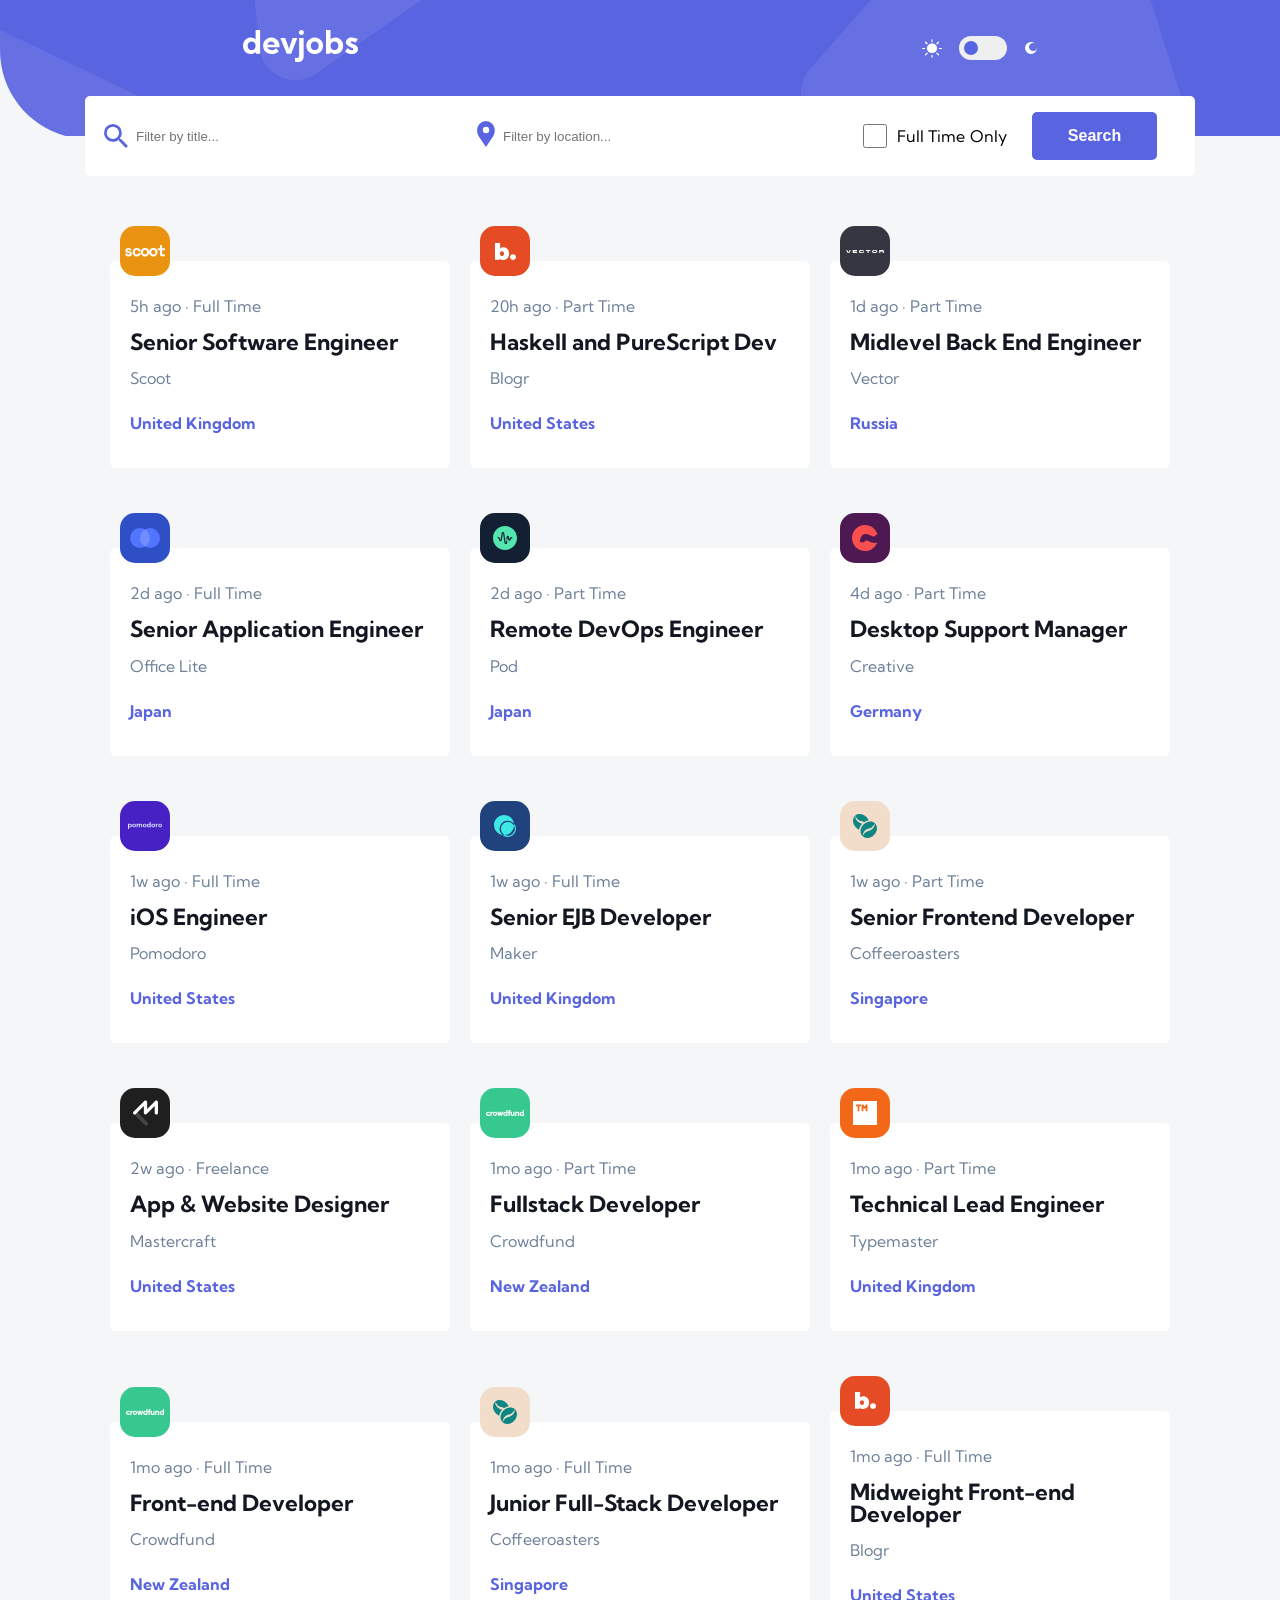
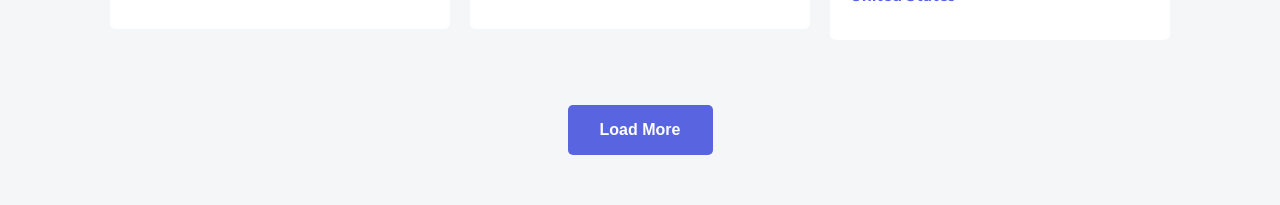
<file: index.html>
<!doctype html>
<html lang="en">
  <head>
    <meta charset="UTF-8" />
    <meta name="viewport" content="width=device-width, initial-scale=1.0" />
    <link rel="stylesheet" href="styles.css" />
    <link rel="stylesheet" href="index.css" />
    <link rel="preconnect" href="https://fonts.googleapis.com" />
    <link rel="preconnect" href="https://fonts.gstatic.com" crossorigin />
    <link
      href="https://fonts.googleapis.com/css2?family=Kumbh+Sans:wght,YOPQ@100..900,300&display=swap"
      rel="stylesheet"
    />
    <script src="./renderJobs.js" defer></script>
    <script src="./script.js" defer></script>
    <title>Devjobs</title>
  </head>
  <body>
    <site-header></site-header>
    <main>
      <form action="" class="search-bar">
        <div class="search-wrapper">
          <img
            src="./assets/desktop/icon-search.svg"
            alt=""
            class="search-logo"
          />
          <input
            type="search"
            placeholder="Filter by title..."
            class="search-input"
            aria-label="Filter by title"
          />
        </div>

        <div class="location-wrapper">
          <img
            src="./assets/desktop/icon-location.svg"
            alt=""
            class="location-logo"
          />
          <input
            type="text"
            placeholder="Filter by location..."
            class="location-input"
            aria-label="Filter by location"
          />

          <button
            type="button"
            class="location-btn"
            aria-label="Filter Location"
          >
            <img
              src="./assets/mobile/icon-filter.svg"
              alt=""
              aria-hidden="true"
            />
          </button>
        </div>

        <div class="button-wrapper">
          <input
            type="checkbox"
            id="full-time"
            name="full-time"
            class="full-time checkbox"
          />
          <label for="full-time" class="full-time"
            >Full Time <span class="d-only">Only</span></label
          >
          <button type="submit" class="search-btn--txt">Search</button>
          <button type="submit" class="search-btn" aria-label="Search Jobs">
            <img
              src="./assets/desktop/icon-search.svg"
              alt=""
              class="search-icon"
              aria-hidden="true"
            />
          </button>
        </div>
      </form>

      <div class="job-container">
        <p class="loading">Loading jobs...</p>
      </div>

      <button type="button" class="load-btn" id="loadMoreBtn">Load More</button>
    </main>
    <div class="modal-container">
      <div class="modal">
        <div class="location-modal-wrapper">
          <img
            src="./assets/desktop/icon-location.svg"
            alt=""
            class="location-logo-modal"
          />
          <input
            type="text"
            placeholder="Filter by location"
            class="location-input-modal"
            aria-label="Filter by location"
          />
        </div>
        <div class="fulltime-wrapper">
          <input
            type="checkbox"
            id="full-time-modal"
            name="full-time"
            class="ft-checkbox"
          />
          <label for="full-time" class="ft-modaltxt">Full Time Only</label>
          <button type="submit" class="search-btn-modal">Search</button>
        </div>
      </div>
    </div>
  </body>
</html>
</file>
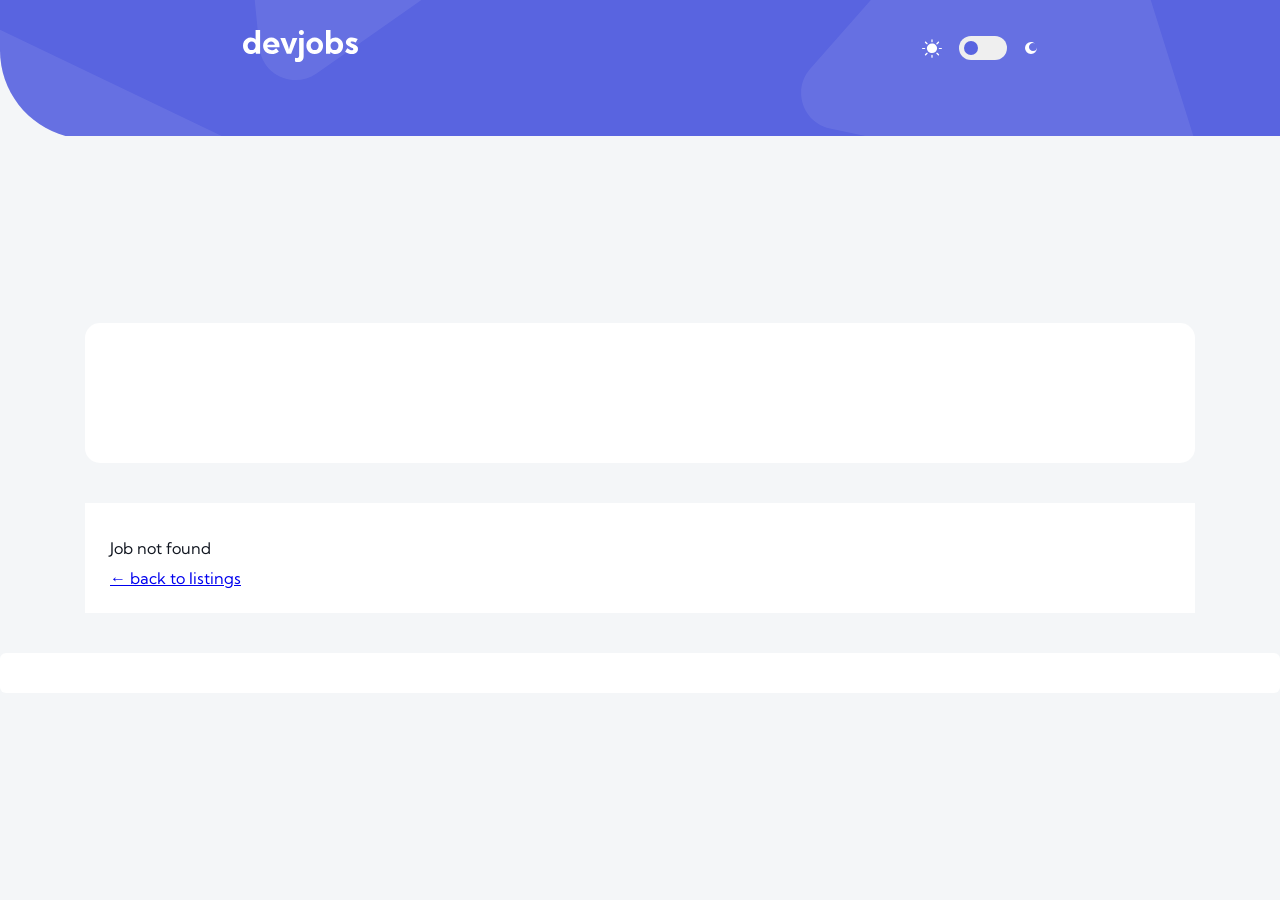
<file: jobDetail.html>
<!doctype html>
<html lang="en">
  <head>
    <meta charset="UTF-8" />
    <meta name="viewport" content="width=device-width, initial-scale=1.0" />
    <link rel="stylesheet" href="styles.css" />
    <link rel="stylesheet" href="jobDetails.css" />
    <link rel="preconnect" href="https://fonts.googleapis.com" />
    <link rel="preconnect" href="https://fonts.gstatic.com" crossorigin />
    <link
      href="https://fonts.googleapis.com/css2?family=Kumbh+Sans:wght,YOPQ@100..900,300&display=swap"
      rel="stylesheet"
    />
    <script src="./script.js" defer></script>
    <script src="./jobDetail.js" defer></script>
    <title>Devjobs Detail</title>
  </head>
  <body>
    <site-header></site-header>
    <main>
      <div class="job-card"></div>

      <div class="job-detail"></div>

      <div class="apply-container"></div>
    </main>
  </body>
</html>
</file>
<file: styles.css>
* {
  margin: 0;
  padding: 0;
  box-sizing: border-box;
}

:root {
  --pc-V: #5964E0;
  --pc-LV: #939bf4;
  --pc-VDB: #19202D;
  --pc-M: #121721;
  --sc-W: #fff;
  --sc-LG: #f4f6f8;
  --sc-G: #9daec2;
  --sc-DG: #6e8098;
}

.dark {
  --pc-VDB: #fff;
  --pc-M: #fff;
  --sc-W: #19202D;
  --sc-LG: #121721;
}

body {
  display: flex;
  flex-direction: column;
  font-family: "Kumbh Sans", sans-serif;
  background-color: var(--sc-LG);
}

main {
  display: flex;
  flex-direction: column;
  justify-content: center;
  align-items: center;
  position: relative;
  background-color: var(--sc-LG);
}


/*header*/
header {
  background-image: url(./assets/mobile/bg-pattern-header.svg);
  width: 100%;
  max-width: 430px;
  height: 136px;
  display: flex;
  justify-content: space-evenly;
  align-items: center;
  padding-bottom: 40px;
  gap: 25%;
  background-color: var(--sc-LG);
}

.theme-container {
  width: 115px;
  display: flex;
  justify-content: space-between;
  align-items: center;
}

.theme-toggle {
  width: 48px;
  height: 24px;
  border-radius: 12px;
  border: none;
  position: relative;
  cursor: pointer;
}

.toggle-circle {
  width: 14px;
  height: 14px;
  border-radius: 50%;
  background-color: var(--pc-V);
  position: absolute;
  top: 5px;
  left: 5px;
  transition: transform 0.3s ease;
}

.theme-toggle.active .toggle-circle { /*For when i use JavaScript to move the circle and toggle the dark mode.*/
  transform: translateX(22px);
}

.theme-toggle:hover .toggle-circle {
  background-color: var(--pc-LV);
}


/*search bar*/
.search-bar {
  width: 100%;
  max-width: 340px;
  height: 80px;
  border-radius: 5px;
  display: flex;
  justify-content: space-evenly;
  align-items: center;
  background-color: var(--sc-W);
  position: absolute;
  top: -40px;
}

.location-btn {
  border: none;
  background-color: var(--sc-W);
  cursor: pointer;
}

.search-btn {
  width: 48px;
  height: 48px;
  border-radius: 5px;
  border: none;
  background-color: var(--pc-V);
  cursor: pointer;
}

.search-btn:hover, .search-btn:focus {
  background-color: var(--pc-LV);
}

.search-input {
  background-color: var(--sc-W);
  color: var(--pc-VDB);
  height: 30px;
  border: none;
  cursor: pointer;
}

.search-logo, .location-input, .location-logo, .full-time, .search-btn--txt {
  display: none;
}

.search-icon {
  filter: brightness(0) invert(1);
}

/*tablet*/
@media (min-width: 768px) {
  header {
    width: 100%;
    max-width: 100%;
    background-image: url(./assets/tablet/bg-pattern-header.svg);
    background-size: cover;
    background-position: center;
    background-repeat: no-repeat;
  }

  .search-bar {
    width: 100%;
    max-width: 690px;
    display: flex;
    justify-content: center;
    align-items: center;
  }

  .search-btn {
    display: none;
  }

  .search-logo, .location-input, .location-logo, .full-time, .search-btn--txt {
    display: flex;
  }

  .location-logo  {
    height: 26px;
    width: 18px;
  }

  .search-wrapper {
    display: flex;
    flex-direction: row;
    justify-content: center;
    align-items: center;
    gap: 8px;
    width: 230px;
  }

  .location-wrapper {
    display: flex;
    flex-direction: row;
    justify-content: center;
    align-self: center;
    gap: 8px;
    width: 230px;
  }

  .location-input {
    color: var(--pc-VDB);
    height: 30px;
    border: none;
    cursor: pointer;
    background-color: var(--sc-W);
  }

  .location-btn {
    display: none;
  }

  .button-wrapper {
    display: flex;
    flex-direction: row;
    justify-content: center;
    align-items: center;
    gap: 10px;
    width: 230px;
  }

  .d-only {
    display: none;
  }

  .checkbox {
    width: 24px;
    height: 24px;
    cursor: pointer;
    background-color: var(--sc-W);
  }

  .search-btn--txt {
    width: 80px;
    height: 48px;
    background-color: var(--pc-V);
    display: flex;
    justify-content: center;
    align-items: center;
    color: var(--sc-W);
    font-size: 1rem;
    font-weight: 700;
    border: none;
    border-radius: 5px;
    margin-left: 15px;
    cursor: pointer;
  }

  .search-btn--txt:hover, .search-btn--txt:focus {
    background-color: var(--pc-LV);
  }
}

/*desktop*/
@media (min-width: 1024px) {
  html, body {
    height: 100%;
  }

  main {
    flex: 1;
  }

  header {
    background-image: url(./assets/desktop/bg-pattern-header.svg);
  }

  .search-bar {
    max-width: 1110px;
  }

  .search-wrapper, .location-wrapper, .button-wrapper {
    width: 370px;
  }

  .d-only {
    display: inline;
    margin-left: 5px;
  }

  .search-btn--txt {
    width: 125px;
  }

  .search-input, .location-input {
    width: 300px;
  }
}

/*modal*/

.modal-container {
  position: fixed;
  top: 0;
  left: 0;
  width: 100%;
  height: 100%;
  background-color: rgba(0, 0, 0, 0.5);
  display: flex;
  justify-content: center;
  align-items: center;
  display: none;
}

.modal-container.active {
  display: flex;
}

.modal {
  background-color: var(--sc-W);
  width: 327px;
  height: 217px;
  border-radius: 6px;
  display: flex;
  flex-direction: column;
}

.location-modal-wrapper{
  display: flex;
  flex-direction: row;
  justify-content: center;
  align-self: center;
  gap: 8px;
  width: 100%;
  padding: 15px;
  border-bottom: 1px solid var(--sc-DG);
}

.location-logo-modal {
  height: 26px;
  width: 18px;
  margin-top: 5px;
}

.location-input-modal {
  background-color: var(--sc-W);
  color: var(--pc-VDB);
  height: 30px;
  border: none;
  cursor: pointer;
  width: 100%;
}

.fulltime-wrapper {
  display: flex;
  flex-direction: row;
  justify-content: center;
  align-self: center;
  padding: 15px;
  gap: 8px;
  flex-wrap: wrap;
}

.ft-checkbox {
  height: 24px;
  width: 24px;
  cursor: pointer;
}

.search-btn-modal {
  width: 280px;
  height: 50px;
  border-radius: 5px;
  border: none;
  margin: 20px;
  background-color: var(--pc-V);
  color: var(--sc-W);
  cursor: pointer;
}
</file>
<file: index.css>
/*Container for dynamically rendered job cards */
.job-container {
  display: flex;
  flex-direction: column;
  justify-content: center;
  align-items: center;
  margin-top: 100px; /*pushes the content below the header and search bar.*/
  padding: 5px;
}

.job-card {
  width: 340px;
  padding: 10px;
  margin: 20px 0 40px 0;
  border-radius: 6px;
  background-color: var(--sc-W);
  position: relative;
}

a {
  text-decoration: none;
  color: black;
}

.logo-container {
  display: flex;
  justify-content: center;
  align-items: center;
  width: 50px;
  height: 50px;
  border-radius: 15px;
  position: absolute;
  top: -35px;
}

.job-info {
  margin: 25px 10px;
}

.job-info p {
  color: var(--sc-DG);
}

.job-info h3 {
  font-weight: 700;
  font-size: 1.4rem;
  line-height: 100%;
  margin: 15px 0;
  color: var(--pc-M);
}

.comp-name {
  margin-bottom: 25px;
  font-weight: 400;
  color: var(--sc-DG);
}

.highlight {
  color: var(--pc-V);
  font-weight: 700;
}

/*load more button*/
.load-btn {
  width: 145px;
  height: 50px;
  border-radius: 5px;
  border: none;
  background-color: var(--pc-V);
  color: var(--sc-W);
  font-weight: 700;
  line-height: 100%;
  font-size: 1rem;
  margin: 20px 0 50px 0;
  cursor: pointer;
}

.load-btn:hover, .load-btn:focus {
  background-color: var(--pc-LV);
}

.empty-wrapper {
  text-align: center;
  grid-column: 1 / -1; /*makes the message span all column*/
  margin-top: 50px;
  font-size: 1.2rem;
}

/*tablet: 2-column grid layout*/
@media (min-width: 768px) {
  .job-container {
    display: grid;
    grid-template-columns: repeat(2, 1fr);
    gap: 20px;
  }
}

/*Desktop: 3-column grid layout*/
@media (min-width: 1024px) {
  .job-container {
    grid-template-columns: repeat(3, 1fr);
  }
}

/*Wide screen: 4-column grid layout*/
@media (min-width: 1490px) {
  .job-container {
    grid-template-columns: repeat(4, 1fr);
  }
}
</file>
<file: jobDetails.css>
main {
  display: flex;
  flex-direction: column;
  justify-content: center;
  align-items: center;
  position: relative;
}

.job-card {
  width: 340px;
  height: 210px;
  padding: 10px;
  margin: 20px 0 40px 0;
  border-radius: 15px;
  background-color: var(--sc-W);
  position: relative;
  top: -40px;
}

.logo-container {
  display: flex;
  justify-content: center;
  align-items: center;
  width: 50px;
  height: 50px;
  border-radius: 15px;
  position: absolute;
  top: -30px;
  left: 145px;
}

.detail {
  display: flex;
  flex-direction: column;
  justify-content: center;
  align-items: center;
  padding: 10px;
}

.detail section {
  text-align: center;
}

h2, p {
  margin: 10px 0;
  color: var(--pc-M);
}

.company-btn {
  width: 150px;
  height: 50px;
  border-radius: 5px;
  background-color: var(--sc-LG);
  text-decoration: none;
  color: var(--pc-V);
  font-weight: 700;
  font-size: 1rem;
  text-align: center;
  padding-top: 13px;
  margin: 15px 0;
}

.company-btn:hover {
  background-color: var(--pc-LV);
  color: var(--sc-W);
}

/*job detail*/
.job-detail {
  width: 340px;
  padding: 15px;
  background-color: var(--sc-W);
  display: flex;
  justify-content: center;
  flex-direction: column;
  position: relative;
  top: -40px;
}

.info-container {
  width: 100%;
  display: flex;
  justify-content: center;
  flex-direction: column;
}

.info {
  padding: 3px;
  margin: 20px 0;
}

.info p {
  color: var(--sc-DG);
}

.highlight {
  color: var(--pc-V);
  font-weight: 700;
}

.apply-btn {
  width: 280px;
  height: 50px;
  border-radius: 5px;
  text-decoration: none;
  background-color: var(--pc-V);
  color: var(--sc-W);
  font-weight: 700;
  font-size: 1rem;
  text-align: center;
  padding-top: 13px;
  margin: 20px auto;
}

.apply-btn:hover {
  background-color: var(--pc-LV);
}

.description, .requirements {
  margin: 20px 0;
}

.description p {
  font-weight: 400;
  font-size: 1rem;
  line-height: 26px;
  color: var(--sc-DG);
}

h3 {
  font-weight: 700;
  font-size: 1.5rem;
  color: var(--pc-M);
}

.requirements p, ul {
  font-weight: 400px;
  font-size: 1rem;
  line-height: 26px;
  color: var(--sc-DG);
}

ul, ol, li {
  margin-bottom: 1rem;
  padding-left: 1.5rem;
}

li::marker {
  color: var(--pc-V);
}

.role p, ol {
  font-weight: 400px;
  font-size: 1rem;
  line-height: 26px;
  color: var(--sc-DG);
}

.apply-container {
  width: 100%;
  max-width: 430px;
  border-radius: 6px;
  padding: 20px;
  background-color: var(--sc-W);
  display: flex;
}

.desktop-only {
  display: none;
}

/*tablet*/
@media (min-width: 768px) {
  .job-card {
    width: 100%;
    max-width: 690px;
    height: 140px;
    padding: 5px;
  }

  .logo-container {
    width: 140px;
    height: 140px;
    border-radius: 15px;
    top: 0;
    left: 0;
  }

  .logo-container img {
    transform: scale(2);
  }

  .detail {
    display: flex;
    flex-direction: row;
    justify-content: space-evenly;
    gap: 100px;
  }

  .company-btn {
    margin-right: -130px;
  }

  .detail section {
    display: flex;
    flex-direction: column;
    padding: 10px;
  }

  /*job detail*/
  .job-detail {
    width: 100%;
    max-width: 690px;
    padding: 25px;
  }

  .info-container {
    align-items: center;
    flex-direction: row;
  }

  .info {
    width: 440px;
  }

  .apply-btn {
    margin: 0;
    width: 141px;
    height: 48px;
  }

  .apply-container {
    width: 100%;
    max-width: 100%;
    display: flex;
    justify-content: space-evenly;
    align-items: center;
    gap: 250px;
    padding: 20px;
  }

  .desktop-only {
    display: flex;
    flex-direction: column;
  }

  .desktop-only span {
    color: var(--sc-DG);
  }
} 

/*desktop*/
@media (min-width: 1024px) {
  .job-card {
    max-width: 1110px;
  }

  .detail {
    gap: 350px;
  }

  .job-detail {
    max-width: 1110px;
  }

  .info-container {
    justify-content: space-between;
  }
}
</file>
